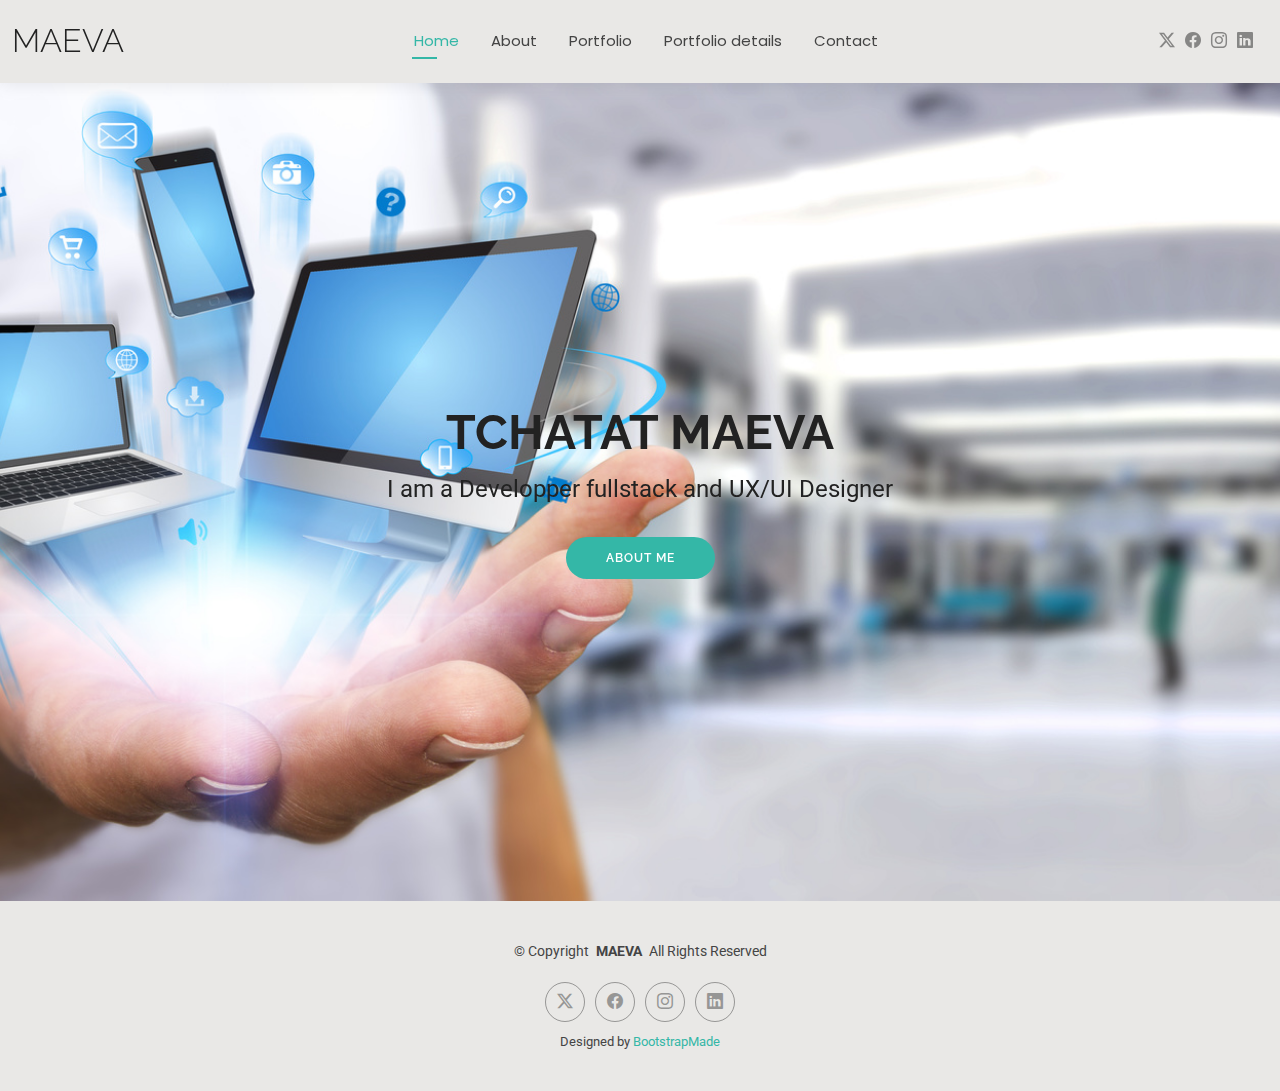
<file: index.html>
<!DOCTYPE html>
<html lang="en">

<head>
  <meta charset="utf-8">
  <meta content="width=device-width, initial-scale=1.0" name="viewport">
  <title>Index - MAEVA Bootstrap Template</title>
  <meta name="description" content="">
  <meta name="keywords" content="">

  <link href="assets/img/favicon.png" rel="icon">
  <link href="assets/img/apple-touch-icon.png" rel="apple-touch-icon">

  <link href="https://fonts.googleapis.com" rel="preconnect">
  <link href="https://fonts.gstatic.com" rel="preconnect" crossorigin>
  <link href="https://fonts.googleapis.com/css2?family=Roboto:ital,wght@0,100;0,300;0,400;0,500;0,700;0,900;1,100;1,300;1,400;1,500;1,700;1,900&family=Poppins:ital,wght@0,100;0,200;0,300;0,400;0,500;0,600;0,700;0,800;0,900;1,100;1,200;1,300;1,400;1,500;1,600;1,700;1,800;1,900&family=Raleway:ital,wght@0,100;0,200;0,300;0,400;0,500;0,600;0,700;0,800;0,900;1,100;1,200;1,300;1,400;1,500;1,600;1,700;1,800;1,900&display=swap" rel="stylesheet">

  <link href="assets/vendor/bootstrap/css/bootstrap.min.css" rel="stylesheet">
  <link href="assets/vendor/bootstrap-icons/bootstrap-icons.css" rel="stylesheet">
  <link href="assets/vendor/aos/aos.css" rel="stylesheet">
  <link href="assets/vendor/swiper/swiper-bundle.min.css" rel="stylesheet">
  <link href="assets/vendor/glightbox/css/glightbox.min.css" rel="stylesheet">

  <link href="assets/css/main.css" rel="stylesheet">

</head>

<body class="index-page">

  <header id="header" class="header d-flex align-items-center light-background sticky-top">
    <div class="container-fluid position-relative d-flex align-items-center justify-content-between">

      <a href="index.html" class="logo d-flex align-items-center me-auto me-xl-0">
        
        <h1 class="sitename"> MAEVA</h1>
      </a>

      <nav id="navmenu" class="navmenu">
        <ul>
          <li><a href="index.html" class="active">Home</a></li>
          <li><a href="about.html">About</a></li>
          <li><a href="portfolio.html">Portfolio</a></li>
          <li><a href="portfolio-details.html">Portfolio details</a></li>
          <li><a href="contact.html">Contact</a></li>
        </ul>
        <i class="mobile-nav-toggle d-xl-none bi bi-list"></i>
      </nav>

      <div class="header-social-links">
        <a href="#" class="twitter"><i class="bi bi-twitter-x"></i></a>
        <a href="#" class="facebook"><i class="bi bi-facebook"></i></a>
        <a href="#" class="instagram"><i class="bi bi-instagram"></i></a>
        <a href="#" class="linkedin"><i class="bi bi-linkedin"></i></a>
      </div>

    </div>
  </header>

  <main class="main">

    <section id="hero" class="hero section">

      <img src="assets/img/ordi.jfif" alt="" data-aos="fade-in">

      <div class="container text-center" data-aos="zoom-out" data-aos-delay="100">
        <div class="row justify-content-center">
          <div class="col-lg-8">
            <h2>TCHATAT MAEVA</h2>
            <p>I am a Developper fullstack and UX/UI Designer</p>
            <a href="about.html" class="btn-get-started">About Me</a>
          </div>
        </div>
      </div>

    </section>

  </main>

  <footer id="footer" class="footer light-background">

    <div class="container">
      <div class="copyright text-center ">
        <p>© <span>Copyright</span> <strong class="px-1 sitename">MAEVA</strong> <span>All Rights Reserved<br></span></p>
      </div>
      <div class="social-links d-flex justify-content-center">
        <a href=""><i class="bi bi-twitter-x"></i></a>
        <a href=""><i class="bi bi-facebook"></i></a>
        <a href=""><i class="bi bi-instagram"></i></a>
        <a href=""><i class="bi bi-linkedin"></i></a>
      </div>
      <div class="credits">
        Designed by <a href="https://bootstrapmade.com/">BootstrapMade</a>
      </div>
    </div>

  </footer>

  <a href="#" id="scroll-top" class="scroll-top d-flex align-items-center justify-content-center"><i class="bi bi-arrow-up-short"></i></a>

  <div id="preloader"></div>

  <script src="assets/vendor/bootstrap/js/bootstrap.bundle.min.js"></script>
  <script src="assets/vendor/php-email-form/validate.js"></script>
  <script src="assets/vendor/aos/aos.js"></script>
  <script src="assets/vendor/waypoints/noframework.waypoints.js"></script>
  <script src="assets/vendor/purecounter/purecounter_vanilla.js"></script>
  <script src="assets/vendor/swiper/swiper-bundle.min.js"></script>
  <script src="assets/vendor/glightbox/js/glightbox.min.js"></script>
  <script src="assets/vendor/imagesloaded/imagesloaded.pkgd.min.js"></script>
  <script src="assets/vendor/isotope-layout/isotope.pkgd.min.js"></script>

  <script src="assets/js/main.js"></script>

</body>

</html>
</file>
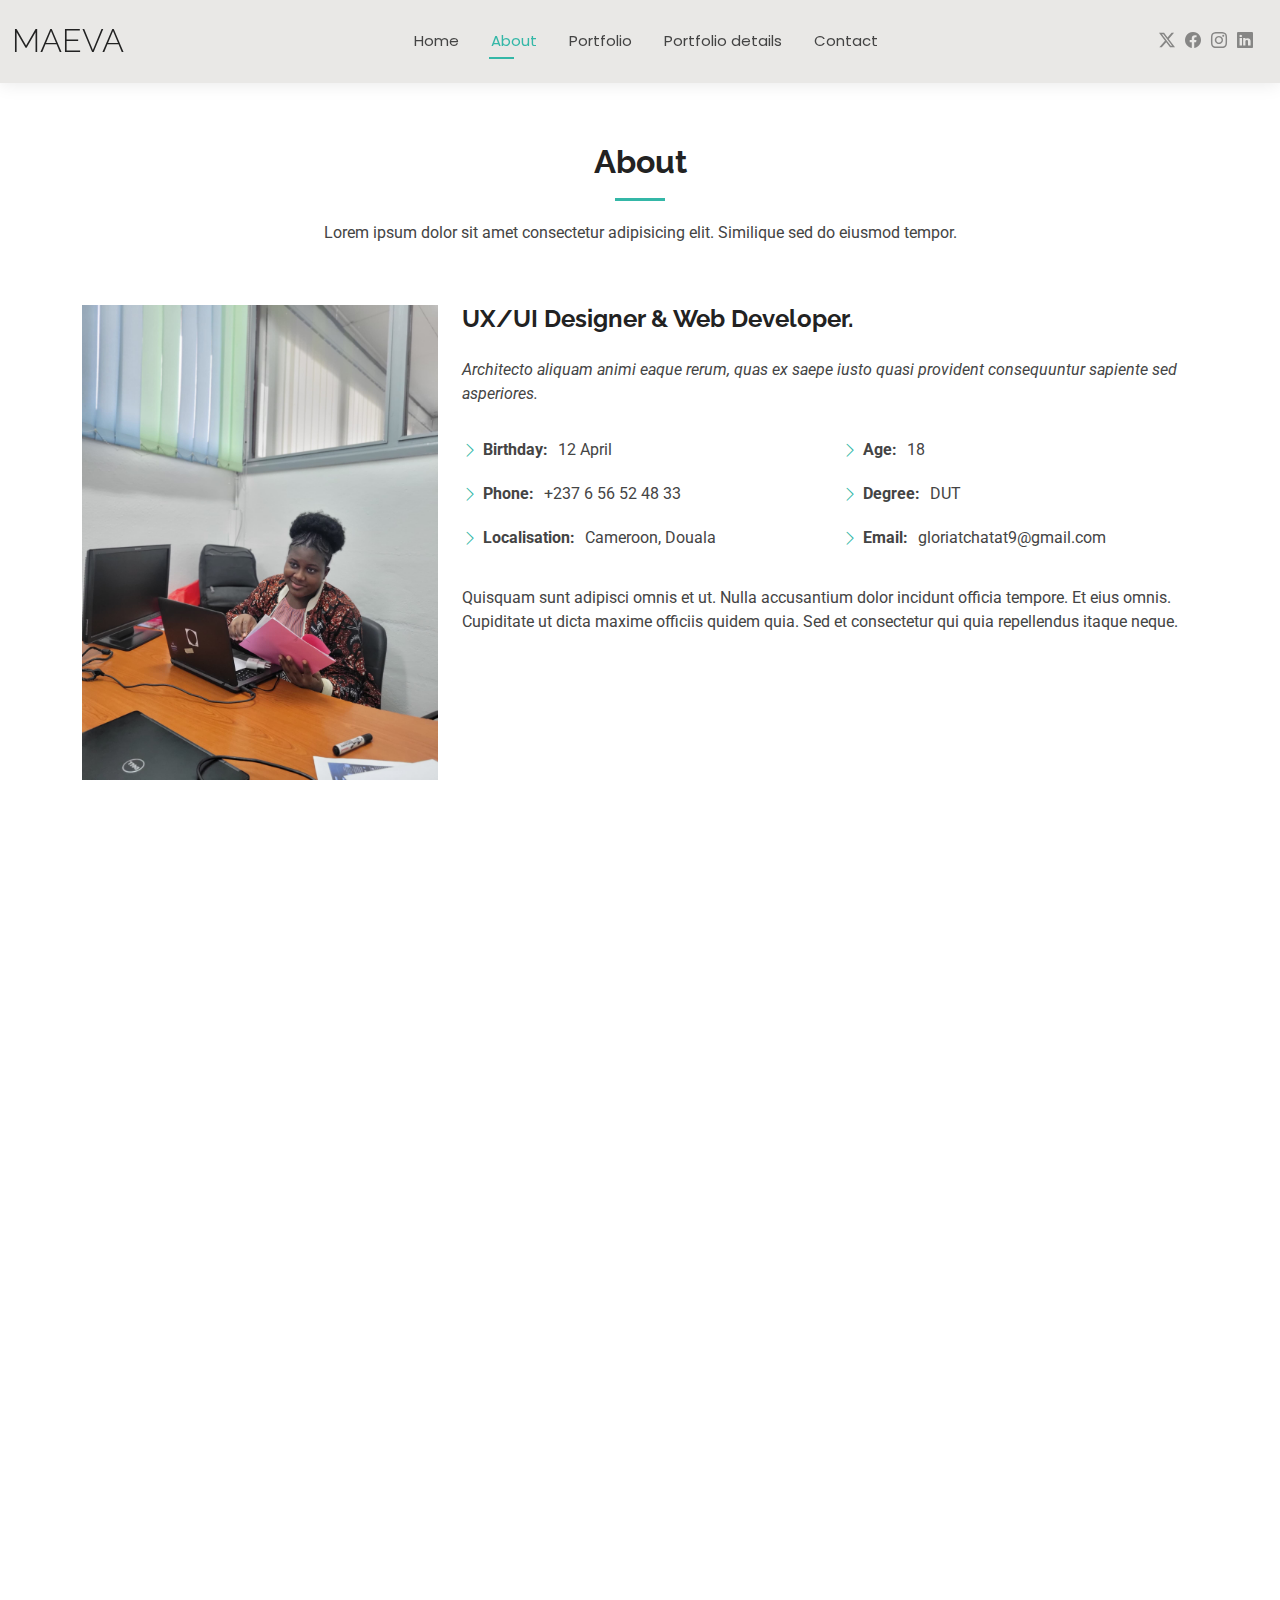
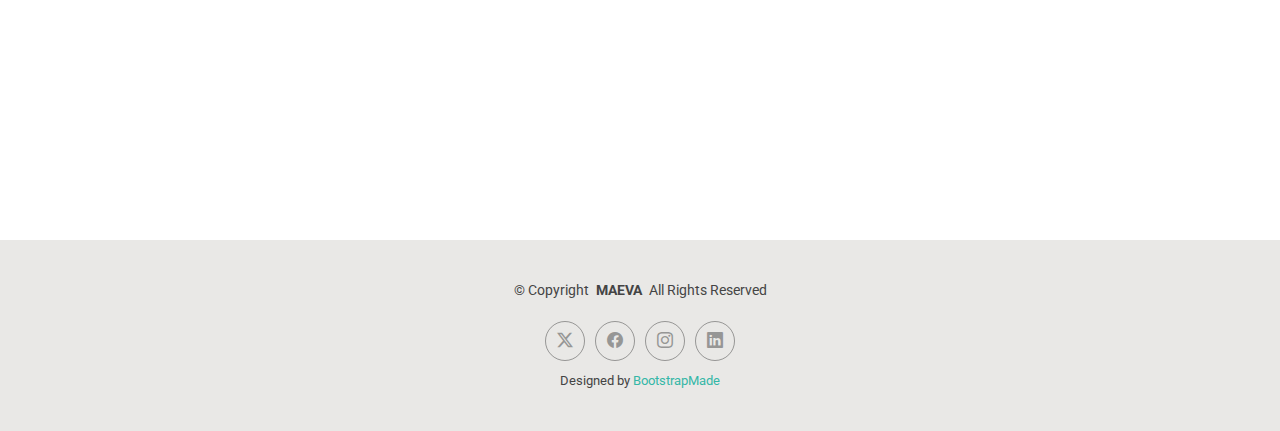
<file: about.html>
<!DOCTYPE html>
<html lang="en">

<head>
  <meta charset="utf-8">
  <meta content="width=device-width, initial-scale=1.0" name="viewport">
  <title>About - MAEVA Bootstrap Template</title>
  <meta name="description" content="">
  <meta name="keywords" content="">

  <!-- Favicons -->
  <link href="assets/img/favicon.png" rel="icon">
  <link href="assets/img/apple-touch-icon.png" rel="apple-touch-icon">

  <!-- Fonts -->
  <link href="https://fonts.googleapis.com" rel="preconnect">
  <link href="https://fonts.gstatic.com" rel="preconnect" crossorigin>
  <link href="https://fonts.googleapis.com/css2?family=Roboto:ital,wght@0,100;0,300;0,400;0,500;0,700;0,900;1,100;1,300;1,400;1,500;1,700;1,900&family=Poppins:ital,wght@0,100;0,200;0,300;0,400;0,500;0,600;0,700;0,800;0,900;1,100;1,200;1,300;1,400;1,500;1,600;1,700;1,800;1,900&family=Raleway:ital,wght@0,100;0,200;0,300;0,400;0,500;0,600;0,700;0,800;0,900;1,100;1,200;1,300;1,400;1,500;1,600;1,700;1,800;1,900&display=swap" rel="stylesheet">

  <!-- Vendor CSS Files -->
  <link href="assets/vendor/bootstrap/css/bootstrap.min.css" rel="stylesheet">
  <link href="assets/vendor/bootstrap-icons/bootstrap-icons.css" rel="stylesheet">
  <link href="assets/vendor/aos/aos.css" rel="stylesheet">
  <link href="assets/vendor/swiper/swiper-bundle.min.css" rel="stylesheet">
  <link href="assets/vendor/glightbox/css/glightbox.min.css" rel="stylesheet">

  <!-- Main CSS File -->
  <link href="assets/css/main.css" rel="stylesheet">

</head>

<body class="about-page">

  <header id="header" class="header d-flex align-items-center light-background sticky-top">
    <div class="container-fluid position-relative d-flex align-items-center justify-content-between">

      <a href="index.html" class="logo d-flex align-items-center me-auto me-xl-0">

        <h1 class="sitename">MAEVA</h1>
      </a>

      <nav id="navmenu" class="navmenu">
        <ul>
          <li><a href="index.html">Home</a></li>
          <li><a href="about.html" class="active">About</a></li>
          <li><a href="portfolio.html">Portfolio</a></li>
          <li><a href="portfolio-details.html">Portfolio details</a></li>
          <li><a href="contact.html">Contact</a></li>
        </ul>
        <i class="mobile-nav-toggle d-xl-none bi bi-list"></i>
      </nav>

      <div class="header-social-links">
        <a href="#" class="twitter"><i class="bi bi-twitter-x"></i></a>
        <a href="#" class="facebook"><i class="bi bi-facebook"></i></a>
        <a href="#" class="instagram"><i class="bi bi-instagram"></i></a>
        <a href="#" class="linkedin"><i class="bi bi-linkedin"></i></a>
      </div>

    </div>
  </header>

  <main class="main">

    <section id="about" class="about section">

      <div class="container section-title" data-aos="fade-up">
        <h2>About</h2>
        <p>Lorem ipsum dolor sit amet consectetur adipisicing elit. Similique sed do eiusmod tempor.</p>
      </div>

      <div class="container" data-aos="fade-up" data-aos-delay="100">

        <div class="row gy-4 justify-content-center">
          <div class="col-lg-4">
            <img src="assets/img/WhatsApp Image 2025-07-16 at 08.29.23_c514d747.jpg" class="img-fluid" alt="">
          </div>
          <div class="col-lg-8 content">
            <h2>UX/UI Designer &amp; Web Developer.</h2>
            <p class="fst-italic py-3">
              Architecto aliquam animi eaque rerum, quas ex saepe iusto quasi provident consequuntur sapiente sed asperiores.
            </p>
            <div class="row">
              <div class="col-lg-6">
                <ul>
                  <li><i class="bi bi-chevron-right"></i> <strong>Birthday:</strong> <span>12 April</span></li>
                  <li><i class="bi bi-chevron-right"></i> <strong>Phone:</strong> <span>+237 6 56 52 48 33</span></li>
                  <li><i class="bi bi-chevron-right"></i> <strong>Localisation:</strong> <span>Cameroon, Douala</span></li>
                </ul>
              </div>
              <div class="col-lg-6">
                <ul>
                  <li><i class="bi bi-chevron-right"></i> <strong>Age:</strong> <span>18</span></li>
                  <li><i class="bi bi-chevron-right"></i> <strong>Degree:</strong> <span>DUT</span></li>
                  <li><i class="bi bi-chevron-right"></i> <strong>Email:</strong> <span>gloriatchatat9@gmail.com</span></li>
                </ul>
              </div>
            </div>
            <p class="py-3">
              Quisquam sunt adipisci omnis et ut. Nulla accusantium dolor incidunt officia tempore. Et eius omnis.
              Cupiditate ut dicta maxime officiis quidem quia. Sed et consectetur qui quia repellendus itaque neque.
            </p>
          </div>
        </div>
      </div>
    </section>

    <section id="skills" class="skills section">

      <div class="container section-title" data-aos="fade-up">
        <h2>Skills</h2>
        <p>Adipisicing elit. Praesentium voluptatem totam soluta officia ipsa assumenda, architecto molestias mollitia. Reprehenderit, unde deleniti!</p>
      </div>

      <div class="container" data-aos="fade-up" data-aos-delay="100">

        <div class="row skills-content skills-animation">

          <div class="col-lg-6">

            <div class="progress">
              <span class="skill"><span>HTML</span> <i class="val">90%</i></span>
              <div class="progress-bar-wrap">
                <div class="progress-bar" role="progressbar" aria-valuenow="90" aria-valuemin="0" aria-valuemax="100"></div>
              </div>
            </div>

            <div class="progress">
              <span class="skill"><span>CSS</span> <i class="val">90%</i></span>
              <div class="progress-bar-wrap">
                <div class="progress-bar" role="progressbar" aria-valuenow="90" aria-valuemin="0" aria-valuemax="100"></div>
              </div>
            </div>

            <div class="progress">
              <span class="skill"><span>Laravel</span> <i class="val">90%</i></span>
              <div class="progress-bar-wrap">
                <div class="progress-bar" role="progressbar" aria-valuenow="90" aria-valuemin="0" aria-valuemax="100"></div>
              </div>
            </div>

            <div class="progress">
              <span class="skill"><span>Figma</span> <i class="val">85%</i></span>
              <div class="progress-bar-wrap">
                <div class="progress-bar" role="progressbar" aria-valuenow="85" aria-valuemin="0" aria-valuemax="100"></div>
              </div>
            </div>

          </div>

          <div class="col-lg-6">

            <div class="progress">
              <span class="skill"><span>Powerpoint</span> <i class="val">70%</i></span>
              <div class="progress-bar-wrap">
                <div class="progress-bar" role="progressbar" aria-valuenow="70" aria-valuemin="0" aria-valuemax="100"></div>
              </div>
            </div>

            <div class="progress">
              <span class="skill"><span>JavaScript</span> <i class="val">60%</i></span>
              <div class="progress-bar-wrap">
                <div class="progress-bar" role="progressbar" aria-valuenow="60" aria-valuemin="0" aria-valuemax="100"></div>
              </div>
            </div>

            <div class="progress">
              <span class="skill"><span>react</span> <i class="val">55%</i></span>
              <div class="progress-bar-wrap">
                <div class="progress-bar" role="progressbar" aria-valuenow="55" aria-valuemin="0" aria-valuemax="100"></div>
              </div>
            </div>

            <div class="progress">
              <span class="skill"><span>Powerbi</span> <i class="val">50%</i></span>
              <div class="progress-bar-wrap">
                <div class="progress-bar" role="progressbar" aria-valuenow="50" aria-valuemin="0" aria-valuemax="100"></div>
              </div>
            </div>

            
          </div>

        </div>

      </div>

    </section>

    <section id="stats" class="stats section">

      <div class="container section-title" data-aos="fade-up">
        <h2>Facts</h2>
        <p>Necessitatibus eius consequatur ex aliquid fuga eum quidem sint consectetur velit</p>
      </div>

      <div class="container" data-aos="fade-up" data-aos-delay="100">

        <div class="row gy-4">

          <div class="col-lg-3 col-md-6">
            <div class="stats-item text-center w-100 h-100">
              <span data-purecounter-start="0" data-purecounter-end="243" data-purecounter-duration="1" class="purecounter"></span>
              <p>Clients</p>
            </div>
          </div>

          <div class="col-lg-3 col-md-6">
            <div class="stats-item text-center w-100 h-100">
              <span data-purecounter-start="0" data-purecounter-end="123" data-purecounter-duration="1" class="purecounter"></span>
              <p>Projects</p>
            </div>
          </div>

          <div class="col-lg-3 col-md-6">
            <div class="stats-item text-center w-100 h-100">
              <span data-purecounter-start="0" data-purecounter-end="467" data-purecounter-duration="1" class="purecounter"></span>
              <p>Hours Of Support</p>
            </div>
          </div>

        </div>

      </div>

    </section>

  <footer id="footer" class="footer light-background">

    <div class="container">
      <div class="copyright text-center ">
        <p>© <span>Copyright</span> <strong class="px-1 sitename">MAEVA</strong> <span>All Rights Reserved<br></span></p>
      </div>
      <div class="social-links d-flex justify-content-center">
        <a href=""><i class="bi bi-twitter-x"></i></a>
        <a href=""><i class="bi bi-facebook"></i></a>
        <a href=""><i class="bi bi-instagram"></i></a>
        <a href=""><i class="bi bi-linkedin"></i></a>
      </div>
      <div class="credits">

        Designed by <a href="https://bootstrapmade.com/">BootstrapMade</a>
      </div>
    </div>

  </footer>

  <a href="#" id="scroll-top" class="scroll-top d-flex align-items-center justify-content-center"><i class="bi bi-arrow-up-short"></i></a>

  <div id="preloader"></div>

  <!-- Vendor JS Files -->
  <script src="assets/vendor/bootstrap/js/bootstrap.bundle.min.js"></script>
  <script src="assets/vendor/php-email-form/validate.js"></script>
  <script src="assets/vendor/aos/aos.js"></script>
  <script src="assets/vendor/waypoints/noframework.waypoints.js"></script>
  <script src="assets/vendor/purecounter/purecounter_vanilla.js"></script>
  <script src="assets/vendor/swiper/swiper-bundle.min.js"></script>
  <script src="assets/vendor/glightbox/js/glightbox.min.js"></script>
  <script src="assets/vendor/imagesloaded/imagesloaded.pkgd.min.js"></script>
  <script src="assets/vendor/isotope-layout/isotope.pkgd.min.js"></script>

  <!-- Main JS File -->
  <script src="assets/js/main.js"></script>

</body>

</html>
</file>
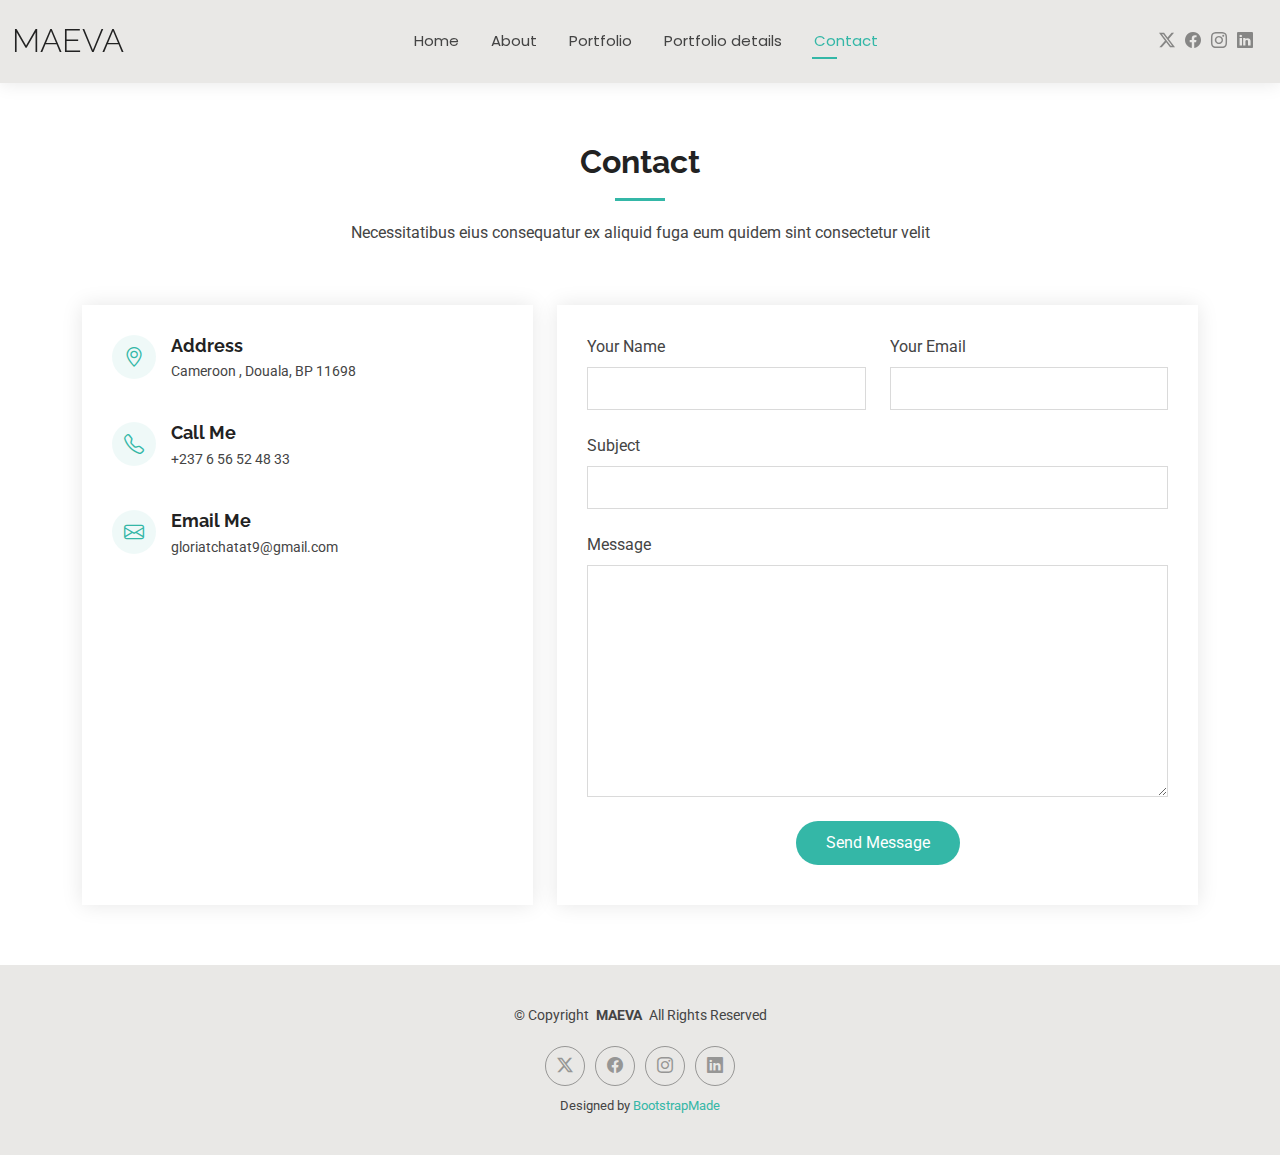
<file: contact.html>
<!DOCTYPE html>
<html lang="en">

<head>
  <meta charset="utf-8">
  <meta content="width=device-width, initial-scale=1.0" name="viewport">
  <title>Contact - MAEVA Bootstrap Template</title>
  <meta name="description" content="">
  <meta name="keywords" content="">

  <!-- Favicons -->
  <link href="assets/img/favicon.png" rel="icon">
  <link href="assets/img/apple-touch-icon.png" rel="apple-touch-icon">

  <!-- Fonts -->
  <link href="https://fonts.googleapis.com" rel="preconnect">
  <link href="https://fonts.gstatic.com" rel="preconnect" crossorigin>
  <link href="https://fonts.googleapis.com/css2?family=Roboto:ital,wght@0,100;0,300;0,400;0,500;0,700;0,900;1,100;1,300;1,400;1,500;1,700;1,900&family=Poppins:ital,wght@0,100;0,200;0,300;0,400;0,500;0,600;0,700;0,800;0,900;1,100;1,200;1,300;1,400;1,500;1,600;1,700;1,800;1,900&family=Raleway:ital,wght@0,100;0,200;0,300;0,400;0,500;0,600;0,700;0,800;0,900;1,100;1,200;1,300;1,400;1,500;1,600;1,700;1,800;1,900&display=swap" rel="stylesheet">

  <!-- Vendor CSS Files -->
  <link href="assets/vendor/bootstrap/css/bootstrap.min.css" rel="stylesheet">
  <link href="assets/vendor/bootstrap-icons/bootstrap-icons.css" rel="stylesheet">
  <link href="assets/vendor/aos/aos.css" rel="stylesheet">
  <link href="assets/vendor/swiper/swiper-bundle.min.css" rel="stylesheet">
  <link href="assets/vendor/glightbox/css/glightbox.min.css" rel="stylesheet">

  <!-- Main CSS File -->
  <link href="assets/css/main.css" rel="stylesheet">

  <!-- =======================================================
  * Template Name: Kelly
  * Template URL: https://bootstrapmade.com/kelly-free-bootstrap-cv-resume-html-template/
  * Updated: Aug 07 2024 with Bootstrap v5.3.3
  * Author: BootstrapMade.com
  * License: https://bootstrapmade.com/license/
  ======================================================== -->
</head>

<body class="contact-page">

  <header id="header" class="header d-flex align-items-center light-background sticky-top">
    <div class="container-fluid position-relative d-flex align-items-center justify-content-between">

      <a href="index.html" class="logo d-flex align-items-center me-auto me-xl-0">
        <!-- Uncomment the line below if you also wish to use an image logo -->
        <!-- <img src="assets/img/logo.png" alt=""> -->
        <h1 class="sitename">MAEVA</h1>
      </a>

      <nav id="navmenu" class="navmenu">
        <ul>
          <li><a href="index.html">Home</a></li>
          <li><a href="about.html">About</a></li>
          <li><a href="portfolio.html">Portfolio</a></li>
          <li><a href="portfolio-details.html">Portfolio details</a></li>
          <li><a href="contact.html" class="active">Contact</a></li>
        </ul>
        <i class="mobile-nav-toggle d-xl-none bi bi-list"></i>
      </nav>

      <div class="header-social-links">
        <a href="#" class="twitter"><i class="bi bi-twitter-x"></i></a>
        <a href="#" class="facebook"><i class="bi bi-facebook"></i></a>
        <a href="#" class="instagram"><i class="bi bi-instagram"></i></a>
        <a href="#" class="linkedin"><i class="bi bi-linkedin"></i></a>
      </div>

    </div>
  </header>

  <main class="main">

    <!-- Contact Section -->
    <section id="contact" class="contact section">

      <!-- Section Title -->
      <div class="container section-title" data-aos="fade-up">
        <h2>Contact</h2>
        <p>Necessitatibus eius consequatur ex aliquid fuga eum quidem sint consectetur velit</p>
      </div><!-- End Section Title -->

      <div class="container" data-aos="fade-up" data-aos-delay="100">

        <div class="row gy-4">

          <div class="col-lg-5">

            <div class="info-wrap">
              <div class="info-item d-flex" data-aos="fade-up" data-aos-delay="200">
                <i class="bi bi-geo-alt flex-shrink-0"></i>
                <div>
                  <h3>Address</h3>
                  <p>Cameroon , Douala, BP 11698</p>
                </div>
              </div><!-- End Info Item -->

              <div class="info-item d-flex" data-aos="fade-up" data-aos-delay="300">
                <i class="bi bi-telephone flex-shrink-0"></i>
                <div>
                  <h3>Call Me</h3>
                  <p>+237 6 56 52 48 33</p>
                </div>
              </div><!-- End Info Item -->

              <div class="info-item d-flex" data-aos="fade-up" data-aos-delay="400">
                <i class="bi bi-envelope flex-shrink-0"></i>
                <div>
                  <h3>Email Me</h3>
                  <p>gloriatchatat9@gmail.com</p>
                </div>
              </div><!-- End Info Item -->

              <iframe src="https://www.google.com/maps/embed?pb=!1m18!1m12!1m3!1d31874.936073179384!2d9.67727145!3d4.051056849999999!2m3!1f0!2f0!3f0!3m2!1i1024!2i768!4f13.1!3m3!1m2!1s0x10610db5c593c8a9%3A0x71f9d1d1b9d8f8cf!2sDouala!5e0!3m2!1sfr!2scm!4v1701791712345!5m2!1sfr!2scm" frameborder="0" style="border:0; width: 100%; height: 270px;" allowfullscreen="" loading="lazy" referrerpolicy="no-referrer-when-downgrade"></iframe>
            </div>
          
          </div>

          <div class="col-lg-7">
            <form action="forms/contact.php" method="post" class="php-email-form" data-aos="fade-up" data-aos-delay="200">
              <div class="row gy-4">

                <div class="col-md-6">
                  <label for="name-field" class="pb-2">Your Name</label>
                  <input type="text" name="name" id="name-field" class="form-control" required="">
                </div>

                <div class="col-md-6">
                  <label for="email-field" class="pb-2">Your Email</label>
                  <input type="email" class="form-control" name="email" id="email-field" required="">
                </div>

                <div class="col-md-12">
                  <label for="subject-field" class="pb-2">Subject</label>
                  <input type="text" class="form-control" name="subject" id="subject-field" required="">
                </div>

                <div class="col-md-12">
                  <label for="message-field" class="pb-2">Message</label>
                  <textarea class="form-control" name="message" rows="10" id="message-field" required=""></textarea>
                </div>

                <div class="col-md-12 text-center">
                  <div class="loading">Loading</div>
                  <div class="error-message"></div>
                  <div class="sent-message">Your message has been sent. Thank you!</div>

                  <button type="submit">Send Message</button>
                </div>

              </div>
            </form>
          </div><!-- End Contact Form -->

        </div>

      </div>

    </section><!-- /Contact Section -->

  </main>

  <footer id="footer" class="footer light-background">

    <div class="container">
      <div class="copyright text-center ">
        <p>© <span>Copyright</span> <strong class="px-1 sitename">MAEVA</strong> <span>All Rights Reserved<br></span></p>
      </div>
      <div class="social-links d-flex justify-content-center">
        <a href=""><i class="bi bi-twitter-x"></i></a>
        <a href=""><i class="bi bi-facebook"></i></a>
        <a href=""><i class="bi bi-instagram"></i></a>
        <a href=""><i class="bi bi-linkedin"></i></a>
      </div>
      <div class="credits">
        <!-- All the links in the footer should remain intact. -->
        <!-- You can delete the links only if you've purchased the pro version. -->
        <!-- Licensing information: https://bootstrapmade.com/license/ -->
        <!-- Purchase the pro version with working PHP/AJAX contact form: [buy-url] -->
        Designed by <a href="https://bootstrapmade.com/">BootstrapMade</a>
      </div>
    </div>

  </footer>

  <!-- Scroll Top -->
  <a href="#" id="scroll-top" class="scroll-top d-flex align-items-center justify-content-center"><i class="bi bi-arrow-up-short"></i></a>

  <!-- Preloader -->
  <div id="preloader"></div>

  <!-- Vendor JS Files -->
  <script src="assets/vendor/bootstrap/js/bootstrap.bundle.min.js"></script>
  <script src="assets/vendor/php-email-form/validate.js"></script>
  <script src="assets/vendor/aos/aos.js"></script>
  <script src="assets/vendor/waypoints/noframework.waypoints.js"></script>
  <script src="assets/vendor/purecounter/purecounter_vanilla.js"></script>
  <script src="assets/vendor/swiper/swiper-bundle.min.js"></script>
  <script src="assets/vendor/glightbox/js/glightbox.min.js"></script>
  <script src="assets/vendor/imagesloaded/imagesloaded.pkgd.min.js"></script>
  <script src="assets/vendor/isotope-layout/isotope.pkgd.min.js"></script>

  <!-- Main JS File -->
  <script src="assets/js/main.js"></script>

</body>

</html>
</file>
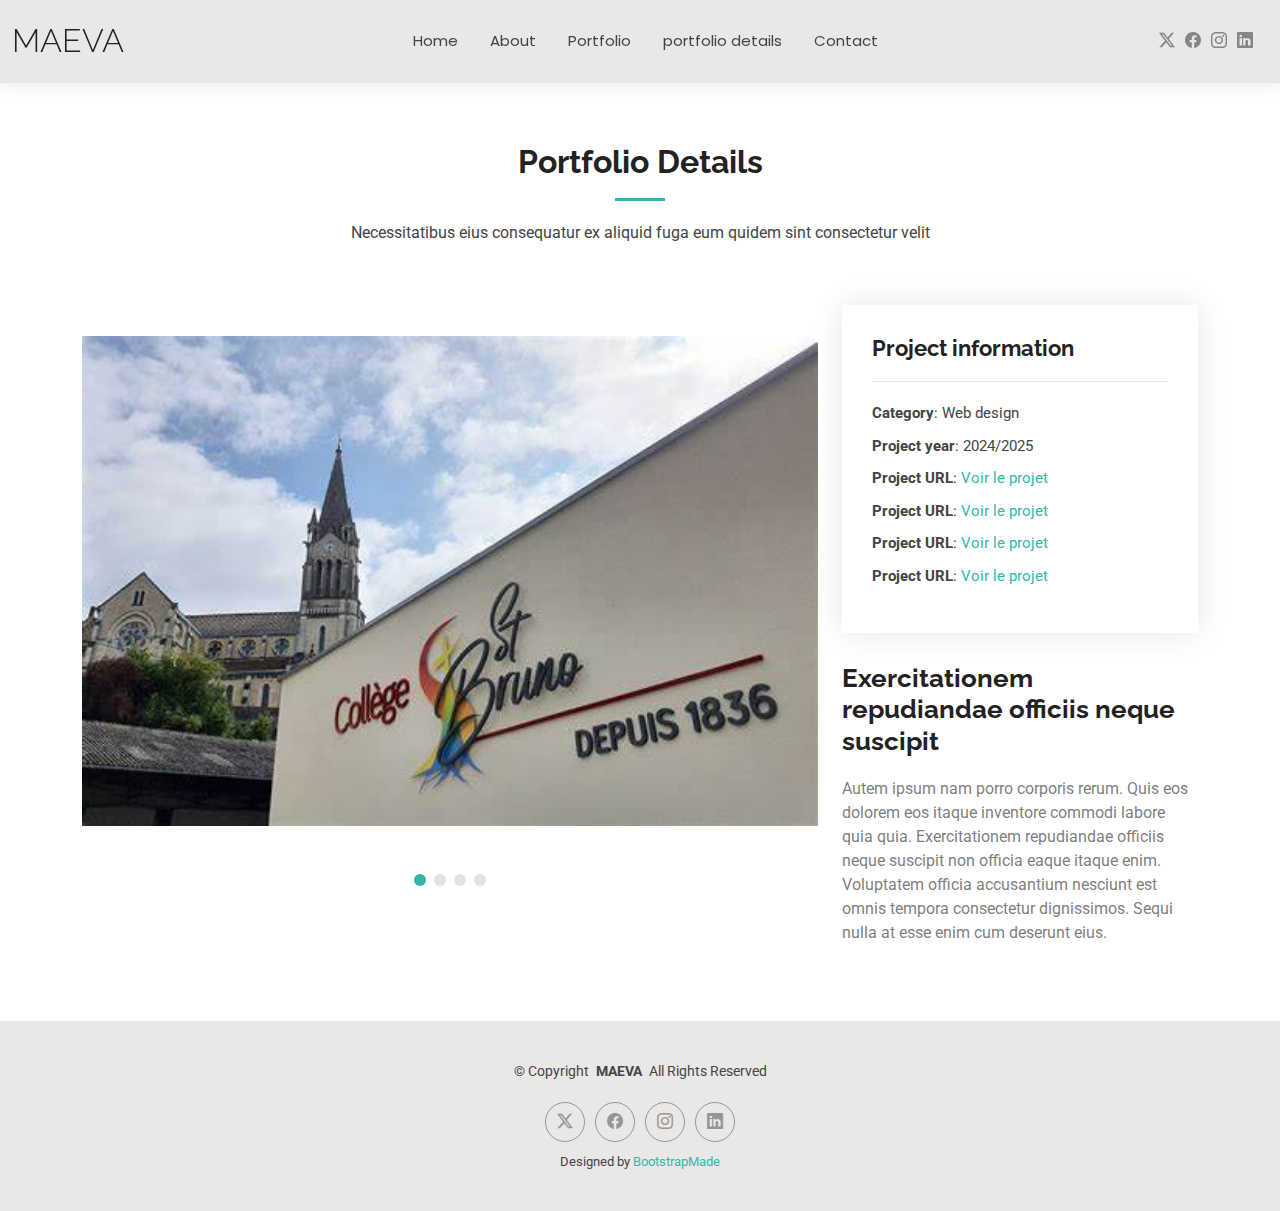
<file: portfolio-details.html>
<!DOCTYPE html>
<html lang="en">

<head>
  <meta charset="utf-8">
  <meta content="width=device-width, initial-scale=1.0" name="viewport">
  <title>Portfolio Details - MAEVA Bootstrap Template</title>
  <meta name="description" content="">
  <meta name="keywords" content="">

  <!-- Favicons -->
  <link href="assets/img/favicon.png" rel="icon">
  <link href="assets/img/apple-touch-icon.png" rel="apple-touch-icon">

  <!-- Fonts -->
  <link href="https://fonts.googleapis.com" rel="preconnect">
  <link href="https://fonts.gstatic.com" rel="preconnect" crossorigin>
  <link href="https://fonts.googleapis.com/css2?family=Roboto:ital,wght@0,100;0,300;0,400;0,500;0,700;0,900;1,100;1,300;1,400;1,500;1,700;1,900&family=Poppins:ital,wght@0,100;0,200;0,300;0,400;0,500;0,600;0,700;0,800;0,900;1,100;1,200;1,300;1,400;1,500;1,600;1,700;1,800;1,900&family=Raleway:ital,wght@0,100;0,200;0,300;0,400;0,500;0,600;0,700;0,800;0,900;1,100;1,200;1,300;1,400;1,500;1,600;1,700;1,800;1,900&display=swap" rel="stylesheet">

  <!-- Vendor CSS Files -->
  <link href="assets/vendor/bootstrap/css/bootstrap.min.css" rel="stylesheet">
  <link href="assets/vendor/bootstrap-icons/bootstrap-icons.css" rel="stylesheet">
  <link href="assets/vendor/aos/aos.css" rel="stylesheet">
  <link href="assets/vendor/swiper/swiper-bundle.min.css" rel="stylesheet">
  <link href="assets/vendor/glightbox/css/glightbox.min.css" rel="stylesheet">

  <!-- Main CSS File -->
  <link href="assets/css/main.css" rel="stylesheet">

  <!-- =======================================================
  * Template Name: Kelly
  * Template URL: https://bootstrapmade.com/kelly-free-bootstrap-cv-resume-html-template/
  * Updated: Aug 07 2024 with Bootstrap v5.3.3
  * Author: BootstrapMade.com
  * License: https://bootstrapmade.com/license/
  ======================================================== -->
</head>

<body class="portfolio-details-page">

  <header id="header" class="header d-flex align-items-center light-background sticky-top">
    <div class="container-fluid position-relative d-flex align-items-center justify-content-between">

      <a href="index.html" class="logo d-flex align-items-center me-auto me-xl-0">
        <!-- Uncomment the line below if you also wish to use an image logo -->
        <!-- <img src="assets/img/logo.png" alt=""> -->
        <h1 class="sitename">MAEVA</h1>
      </a>

      <nav id="navmenu" class="navmenu">
        <ul>
          <li><a href="index.html">Home</a></li>
          <li><a href="about.html">About</a></li>
          <li><a href="portfolio.html">Portfolio</a></li>
          <li><a href="portfolio-details.html">portfolio details</a></li>
          <li><a href="contact.html">Contact</a></li>
        </ul>
        <i class="mobile-nav-toggle d-xl-none bi bi-list"></i>
      </nav>

      <div class="header-social-links">
        <a href="#" class="twitter"><i class="bi bi-twitter-x"></i></a>
        <a href="#" class="facebook"><i class="bi bi-facebook"></i></a>
        <a href="#" class="instagram"><i class="bi bi-instagram"></i></a>
        <a href="#" class="linkedin"><i class="bi bi-linkedin"></i></a>
      </div>

    </div>
  </header>

  <main class="main">

    <!-- Portfolio Details Section -->
    <section id="portfolio-details" class="portfolio-details section">

      <!-- Section Title -->
      <div class="container section-title" data-aos="fade-up">
        <h2>Portfolio Details</h2>
        <p>Necessitatibus eius consequatur ex aliquid fuga eum quidem sint consectetur velit</p>
      </div><!-- End Section Title -->

      <div class="container" data-aos="fade-up" data-aos-delay="100">

        <div class="row gy-4">

          <div class="col-lg-8">
            <div class="portfolio-details-slider swiper init-swiper">

              <script type="application/json" class="swiper-config">
                {
                  "loop": true,
                  "speed": 600,
                  "autoplay": {
                    "delay": 5000
                  },
                  "slidesPerView": "auto",
                  "pagination": {
                    "el": ".swiper-pagination",
                    "type": "bullets",
                    "clickable": true
                  }
                }
              </script>

              <div class="swiper-wrapper align-items-center">

                <div class="swiper-slide">
                  <img src="assets/img/Offre1.jfif" alt="">
                </div>

                <div class="swiper-slide">
                  <img src="assets/img/cat1.jpg" alt="">
                </div>

                <div class="swiper-slide">
                  <img src="assets/img/R.png" alt="">
                </div>

                <div class="swiper-slide">
                  <img src="assets/img/portfolio/Relax.PNG" alt="">
                </div>

              </div>
              <div class="swiper-pagination"></div>
            </div>
          </div>

          <div class="col-lg-4">
            <div class="portfolio-info" data-aos="fade-up" data-aos-delay="200">
              <h3>Project information</h3>
              <ul>
                <li><strong>Category</strong>: Web design</li>
                <li><strong>Project year</strong>: 2024/2025</li>
                <li><strong>Project URL</strong>: <a href="https://github.com/MaevaGloria/Stage-Laravel.git">Voir le projet</a></li>
                <li><strong>Project URL</strong>: <a href="https://github.com/MaevaGloria/Vex-Transport.git">Voir le projet</a></li>
                <li><strong>Project URL</strong>: <a href="C:\www\formulaire\formulaire.html">Voir le projet</a></li>
                <li><strong>Project URL</strong>: <a href="C:\xampp\htdocs\mini-erp">Voir le projet</a></li>
              </ul>
            </div>

            <div class="portfolio-description" data-aos="fade-up" data-aos-delay="300">
              <h2>Exercitationem repudiandae officiis neque suscipit</h2>
              <p>
                Autem ipsum nam porro corporis rerum. Quis eos dolorem eos itaque inventore commodi labore quia quia. Exercitationem repudiandae officiis neque suscipit non officia eaque itaque enim. Voluptatem officia accusantium nesciunt est omnis tempora consectetur dignissimos. Sequi nulla at esse enim cum deserunt eius.
              </p>
            </div>
          </div>

        </div>

      </div>

    </section><!-- /Portfolio Details Section -->

  </main>

  <footer id="footer" class="footer light-background">

    <div class="container">
      <div class="copyright text-center ">
        <p>© <span>Copyright</span> <strong class="px-1 sitename">MAEVA</strong> <span>All Rights Reserved<br></span></p>
      </div>
      <div class="social-links d-flex justify-content-center">
        <a href=""><i class="bi bi-twitter-x"></i></a>
        <a href=""><i class="bi bi-facebook"></i></a>
        <a href=""><i class="bi bi-instagram"></i></a>
        <a href=""><i class="bi bi-linkedin"></i></a>
      </div>
      <div class="credits">
        <!-- All the links in the footer should remain intact. -->
        <!-- You can delete the links only if you've purchased the pro version. -->
        <!-- Licensing information: https://bootstrapmade.com/license/ -->
        <!-- Purchase the pro version with working PHP/AJAX contact form: [buy-url] -->
        Designed by <a href="https://bootstrapmade.com/">BootstrapMade</a>
      </div>
    </div>

  </footer>

  <!-- Scroll Top -->
  <a href="#" id="scroll-top" class="scroll-top d-flex align-items-center justify-content-center"><i class="bi bi-arrow-up-short"></i></a>

  <!-- Preloader -->
  <div id="preloader"></div>

  <!-- Vendor JS Files -->
  <script src="assets/vendor/bootstrap/js/bootstrap.bundle.min.js"></script>
  <script src="assets/vendor/php-email-form/validate.js"></script>
  <script src="assets/vendor/aos/aos.js"></script>
  <script src="assets/vendor/waypoints/noframework.waypoints.js"></script>
  <script src="assets/vendor/purecounter/purecounter_vanilla.js"></script>
  <script src="assets/vendor/swiper/swiper-bundle.min.js"></script>
  <script src="assets/vendor/glightbox/js/glightbox.min.js"></script>
  <script src="assets/vendor/imagesloaded/imagesloaded.pkgd.min.js"></script>
  <script src="assets/vendor/isotope-layout/isotope.pkgd.min.js"></script>

  <!-- Main JS File -->
  <script src="assets/js/main.js"></script>

</body>

</html>
</file>
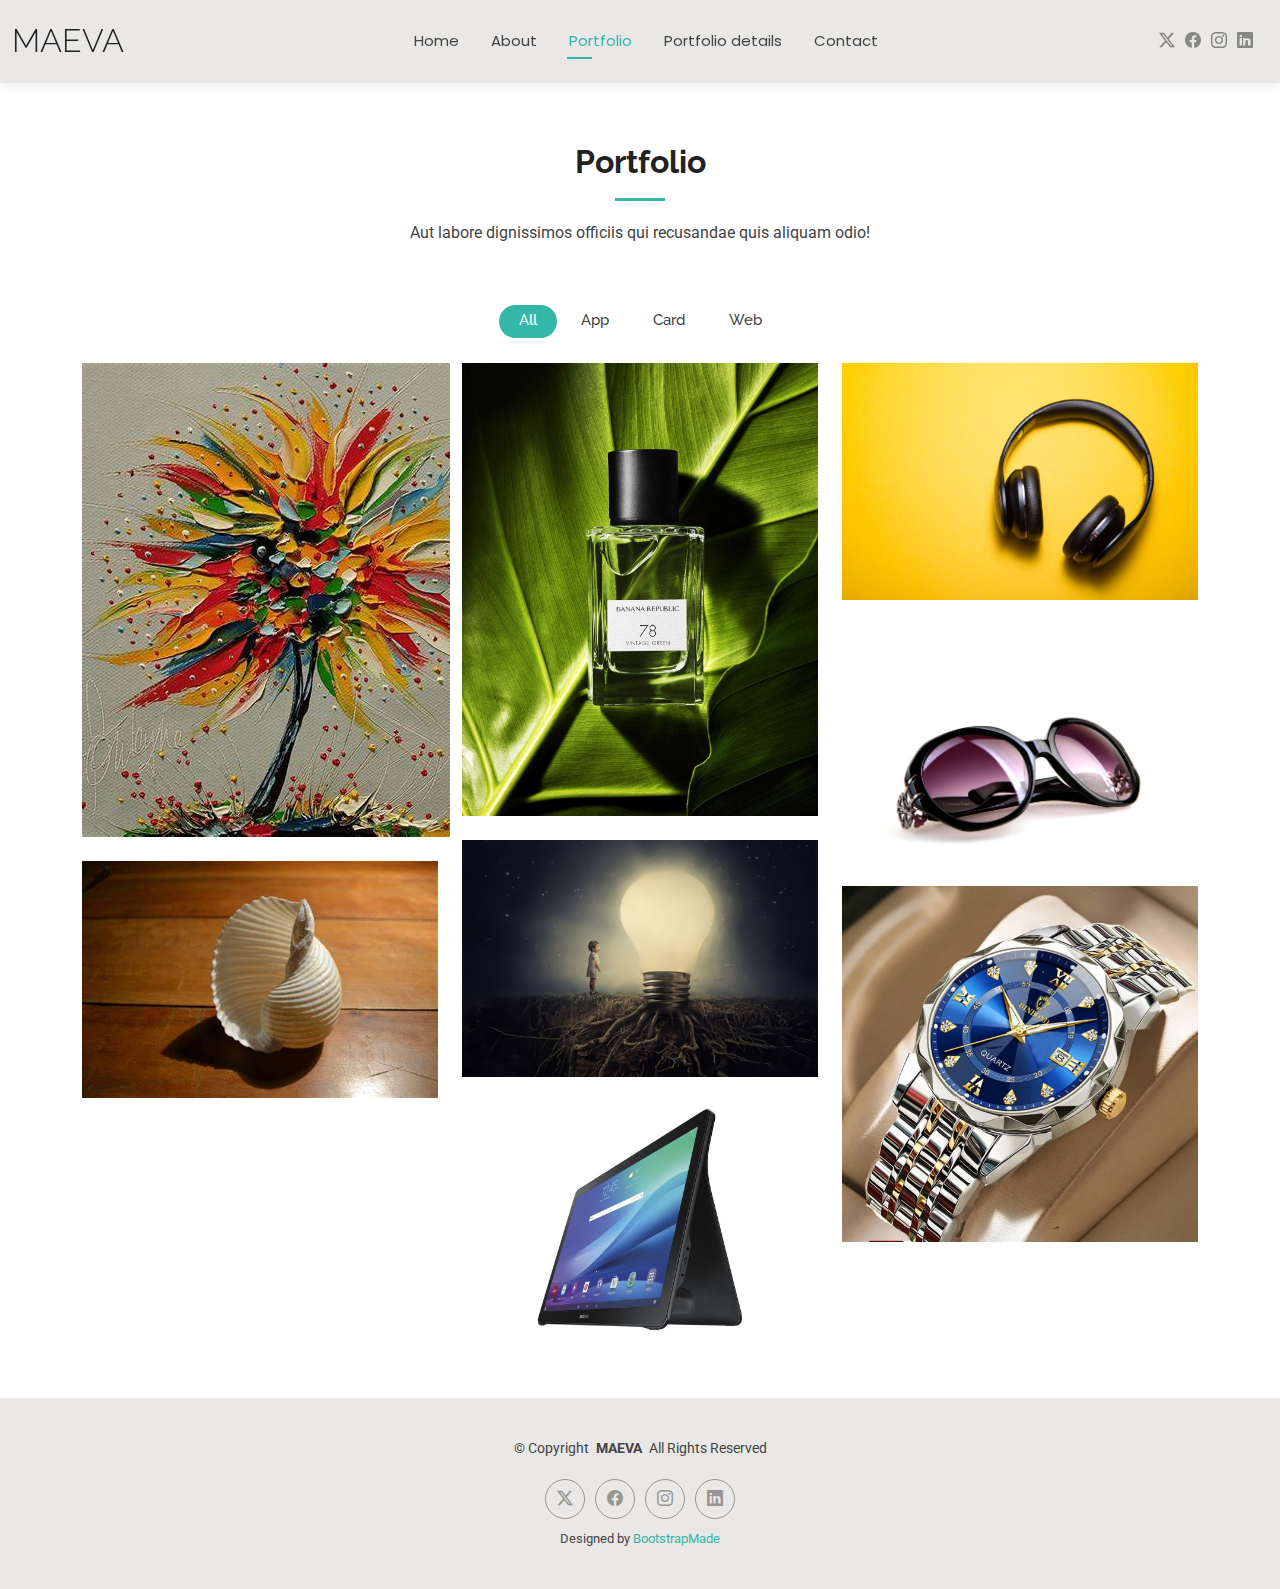
<file: portfolio.html>
<!DOCTYPE html>
<html lang="en">

<head>
  <meta charset="utf-8">
  <meta content="width=device-width, initial-scale=1.0" name="viewport">
  <title>Portfolio - MAEVA Bootstrap Template</title>
  <meta name="description" content="">
  <meta name="keywords" content="">

  <!-- Favicons -->
  <link href="assets/img/favicon.png" rel="icon">
  <link href="assets/img/apple-touch-icon.png" rel="apple-touch-icon">

  <!-- Fonts -->
  <link href="https://fonts.googleapis.com" rel="preconnect">
  <link href="https://fonts.gstatic.com" rel="preconnect" crossorigin>
  <link href="https://fonts.googleapis.com/css2?family=Roboto:ital,wght@0,100;0,300;0,400;0,500;0,700;0,900;1,100;1,300;1,400;1,500;1,700;1,900&family=Poppins:ital,wght@0,100;0,200;0,300;0,400;0,500;0,600;0,700;0,800;0,900;1,100;1,200;1,300;1,400;1,500;1,600;1,700;1,800;1,900&family=Raleway:ital,wght@0,100;0,200;0,300;0,400;0,500;0,600;0,700;0,800;0,900;1,100;1,200;1,300;1,400;1,500;1,600;1,700;1,800;1,900&display=swap" rel="stylesheet">

  <!-- Vendor CSS Files -->
  <link href="assets/vendor/bootstrap/css/bootstrap.min.css" rel="stylesheet">
  <link href="assets/vendor/bootstrap-icons/bootstrap-icons.css" rel="stylesheet">
  <link href="assets/vendor/aos/aos.css" rel="stylesheet">
  <link href="assets/vendor/swiper/swiper-bundle.min.css" rel="stylesheet">
  <link href="assets/vendor/glightbox/css/glightbox.min.css" rel="stylesheet">

  <!-- Main CSS File -->
  <link href="assets/css/main.css" rel="stylesheet">

</head>

<body class="portfolio-page">

  <header id="header" class="header d-flex align-items-center light-background sticky-top">
    <div class="container-fluid position-relative d-flex align-items-center justify-content-between">

      <a href="index.html" class="logo d-flex align-items-center me-auto me-xl-0">

        <h1 class="sitename"> MAEVA</h1>
      </a>

      <nav id="navmenu" class="navmenu">
        <ul>
          <li><a href="index.html">Home</a></li>
          <li><a href="about.html">About</a></li>
          <li><a href="portfolio.html" class="active">Portfolio</a></li>
          <li><a href="portfolio-details.html">Portfolio details</a></li>
          <li><a href="contact.html">Contact</a></li>
        </ul>
        <i class="mobile-nav-toggle d-xl-none bi bi-list"></i>
      </nav>

      <div class="header-social-links">
        <a href="#" class="twitter"><i class="bi bi-twitter-x"></i></a>
        <a href="#" class="facebook"><i class="bi bi-facebook"></i></a>
        <a href="#" class="instagram"><i class="bi bi-instagram"></i></a>
        <a href="#" class="linkedin"><i class="bi bi-linkedin"></i></a>
      </div>

    </div>
  </header>

  <main class="main">

    <section id="portfolio" class="portfolio section">

      <div class="container section-title" data-aos="fade-up">
        <h2>Portfolio</h2>
        <p>Aut labore dignissimos officiis qui recusandae quis aliquam odio!</p>
      </div>

      <div class="container">

        <div class="isotope-layout" data-default-filter="*" data-layout="masonry" data-sort="original-order">

          <ul class="portfolio-filters isotope-filters" data-aos="fade-up" data-aos-delay="100">
            <li data-filter="*" class="filter-active">All</li>
            <li data-filter=".filter-app">App</li>
            <li data-filter=".filter-product">Card</li>
            <li data-filter=".filter-branding">Web</li>
          </ul>

          <div class="row gy-4 isotope-container" data-aos="fade-up" data-aos-delay="200">

            <div class="col-lg-4 col-md-6 portfolio-item isotope-item filter-app">
              <img src="assets/img/masonry-portfolio/OIP.jfif" alt="img-fluid" alt="">
              <div class="portfolio-info">
                <h4>Branding 1</h4>
                <p>Lorem ipsum, dolor sit</p>
                <a href="assets/img/masonry-portfolio/OIP.jfif" title="Branding 1" data-gallery="portfolio-gallery-branding" class="glightbox preview-link"><i class="bi bi-zoom-in"></i></a>
                <a href="portfolio-details.html" title="More Details" class="details-link"><i class="bi bi-link-45deg"></i></a>
              </div>
            </div>

            <div class="col-lg-4 col-md-6 portfolio-item isotope-item filter-branding">
              <img src="assets/img/masonry-portfolio/3594793ee69d85ab8e82e780537fa83e.jpg" class="img-fluid" alt="">
              <div class="portfolio-info">
                <h4>Branding 1</h4>
                <p>Lorem ipsum, dolor sit</p>
                <a href="assets/img/masonry-portfolio/3594793ee69d85ab8e82e780537fa83e.jpg" title="Branding 1" data-gallery="portfolio-gallery-branding" class="glightbox preview-link"><i class="bi bi-zoom-in"></i></a>
                <a href="portfolio-details.html" title="More Details" class="details-link"><i class="bi bi-link-45deg"></i></a>
              </div>
            </div>

            <div class="col-lg-4 col-md-6 portfolio-item isotope-item filter-app">
              <img src="assets/img/masonry-portfolio/casque.jfif" class="img-fluid" alt="">
              <div class="portfolio-info">
                <h4>App 2</h4>
                <p>Lorem ipsum, dolor sit</p>
                <a href="assets/img/masonry-portfolio/casque.jfif" title="App 2" data-gallery="portfolio-gallery-app" class="glightbox preview-link"><i class="bi bi-zoom-in"></i></a>
                <a href="portfolio-details.html" title="More Details" class="details-link"><i class="bi bi-link-45deg"></i></a>
              </div>
            </div>

            <div class="col-lg-4 col-md-6 portfolio-item isotope-item filter-product">
              <img src="assets/img/masonry-portfolio/lunettes.jfif" class="img-fluid" alt="">
              <div class="portfolio-info">
                <h4>Product 2</h4>
                <p>Lorem ipsum, dolor sit</p>
                <a href="assets/img/masonry-portfolio/lunettes.jfif" title="Product 2" data-gallery="portfolio-gallery-product" class="glightbox preview-link"><i class="bi bi-zoom-in"></i></a>
                <a href="portfolio-details.html" title="More Details" class="details-link"><i class="bi bi-link-45deg"></i></a>
              </div>
            </div>

            <div class="col-lg-4 col-md-6 portfolio-item isotope-item filter-branding">
              <img src="assets/img/masonry-portfolio/R.jfif" class="img-fluid" alt="">
              <div class="portfolio-info">
                <h4>Branding 2</h4>
                <p>Lorem ipsum, dolor sit</p>
                <a href="assets/img/masonry-portfolio/R.jfif" title="Branding 2" data-gallery="portfolio-gallery-branding" class="glightbox preview-link"><i class="bi bi-zoom-in"></i></a>
                <a href="portfolio-details.html" title="More Details" class="details-link"><i class="bi bi-link-45deg"></i></a>
              </div>
            </div>

            <div class="col-lg-4 col-md-6 portfolio-item isotope-item filter-app">
              <img src="assets/img/masonry-portfolio/cocquillage.jfif" class="img-fluid" alt="">
              <div class="portfolio-info">
                <h4>App 3</h4>
                <p>Lorem ipsum, dolor sit</p>
                <a href="assets/img/masonry-portfolio/cocquillage.jfif" title="App 3" data-gallery="portfolio-gallery-app" class="glightbox preview-link"><i class="bi bi-zoom-in"></i></a>
                <a href="portfolio-details.html" title="More Details" class="details-link"><i class="bi bi-link-45deg"></i></a>
              </div>
            </div>

            <div class="col-lg-4 col-md-6 portfolio-item isotope-item filter-product">
              <img src="assets/img/masonry-portfolio/binbond pro.webp" class="img-fluid" alt="">
              <div class="portfolio-info">
                <h4>Product 3</h4>
                <p>Lorem ipsum, dolor sit</p>
                <a href="assets/img/masonry-portfolio/binbond pro.webp" title="Product 3" data-gallery="portfolio-gallery-product" class="glightbox preview-link"><i class="bi bi-zoom-in"></i></a>
                <a href="portfolio-details.html" title="More Details" class="details-link"><i class="bi bi-link-45deg"></i></a>
              </div>
            </div>
            <div class="col-lg-4 col-md-6 portfolio-item isotope-item filter-branding">
              <img src="assets/img/masonry-portfolio/Samsung Galaxy view.jfif" class="img-fluid" alt="">
              <div class="portfolio-info">
                <h4>Branding 3</h4>
                <p>Lorem ipsum, dolor sit</p>
                <a href="assets/img/masonry-portfolio/Samsung Galaxy view.jfif" title="Branding 2" data-gallery="portfolio-gallery-branding" class="glightbox preview-link"><i class="bi bi-zoom-in"></i></a>
                <a href="portfolio-details.html" title="More Details" class="details-link"><i class="bi bi-link-45deg"></i></a>
              </div>
            </div>

          </div>

        </div>

      </div>

    </section>

  </main>

  <footer id="footer" class="footer light-background">

    <div class="container">
      <div class="copyright text-center ">
        <p>© <span>Copyright</span> <strong class="px-1 sitename">MAEVA</strong> <span>All Rights Reserved<br></span></p>
      </div>
      <div class="social-links d-flex justify-content-center">
        <a href=""><i class="bi bi-twitter-x"></i></a>
        <a href=""><i class="bi bi-facebook"></i></a>
        <a href=""><i class="bi bi-instagram"></i></a>
        <a href=""><i class="bi bi-linkedin"></i></a>
      </div>
      <div class="credits">

        Designed by <a href="https://bootstrapmade.com/">BootstrapMade</a>
      </div>
    </div>

  </footer>

  <a href="#" id="scroll-top" class="scroll-top d-flex align-items-center justify-content-center"><i class="bi bi-arrow-up-short"></i></a>

  <div id="preloader"></div>

  <!-- Vendor JS Files -->
  <script src="assets/vendor/bootstrap/js/bootstrap.bundle.min.js"></script>
  <script src="assets/vendor/php-email-form/validate.js"></script>
  <script src="assets/vendor/aos/aos.js"></script>
  <script src="assets/vendor/waypoints/noframework.waypoints.js"></script>
  <script src="assets/vendor/purecounter/purecounter_vanilla.js"></script>
  <script src="assets/vendor/swiper/swiper-bundle.min.js"></script>
  <script src="assets/vendor/glightbox/js/glightbox.min.js"></script>
  <script src="assets/vendor/imagesloaded/imagesloaded.pkgd.min.js"></script>
  <script src="assets/vendor/isotope-layout/isotope.pkgd.min.js"></script>

  <!-- Main JS File -->
  <script src="assets/js/main.js"></script>

</body>

</html>
</file>
<file: assets/css/main.css>
:root {
  --default-font: "Roboto",  system-ui, -apple-system, "Segoe UI", Roboto, "Helvetica Neue", Arial, "Noto Sans", "Liberation Sans", sans-serif, "Apple Color Emoji", "Segoe UI Emoji", "Segoe UI Symbol", "Noto Color Emoji";
  --heading-font: "Raleway",  sans-serif;
  --nav-font: "Poppins",  sans-serif;
}

:root {
  --background-color: #ffffff; 
  --default-color: #444444; 
  --heading-color: #222222; 
  --accent-color: #34b7a7; 
  --surface-color: #ffffff; 
  --contrast-color: #ffffff; 
}

:root {
  --nav-color: #444444;  
  --nav-hover-color: #34b7a7; 
  --nav-mobile-background-color: #ffffff; 
  --nav-dropdown-background-color: #ffffff; 
  --nav-dropdown-color: #444444; 
  --nav-dropdown-hover-color: #34b7a7; 
}

.light-background {
  --background-color: #e9e8e6;
  --surface-color: #ffffff;
}

.dark-background {
  --background-color: #060606;
  --default-color: #ffffff;
  --heading-color: #ffffff;
  --surface-color: #252525;
  --contrast-color: #ffffff;
}

:root {
  scroll-behavior: smooth;
}

body {
  color: var(--default-color);
  background-color: var(--background-color);
  font-family: var(--default-font);
}

a {
  color: var(--accent-color);
  text-decoration: none;
  transition: 0.3s;
}

a:hover {
  color: color-mix(in srgb, var(--accent-color), transparent 25%);
  text-decoration: none;
}

h1,
h2,
h3,
h4,
h5,
h6 {
  color: var(--heading-color);
  font-family: var(--heading-font);
}

.php-email-form .error-message {
  display: none;
  background: #df1529;
  color: #ffffff;
  text-align: left;
  padding: 15px;
  margin-bottom: 24px;
  font-weight: 600;
}

.php-email-form .sent-message {
  display: none;
  color: #ffffff;
  background: #059652;
  text-align: center;
  padding: 15px;
  margin-bottom: 24px;
  font-weight: 600;
}

.php-email-form .loading {
  display: none;
  background: var(--surface-color);
  text-align: center;
  padding: 15px;
  margin-bottom: 24px;
}

.php-email-form .loading:before {
  content: "";
  display: inline-block;
  border-radius: 50%;
  width: 24px;
  height: 24px;
  margin: 0 10px -6px 0;
  border: 3px solid var(--accent-color);
  border-top-color: var(--surface-color);
  animation: php-email-form-loading 1s linear infinite;
}

@keyframes php-email-form-loading {
  0% {
    transform: rotate(0deg);
  }

  100% {
    transform: rotate(360deg);
  }
}

.header {
  color: var(--default-color);
  background-color: var(--background-color);
  padding: 15px 0;
  transition: all 0.5s;
  z-index: 997;
  box-shadow: 0px 0 18px rgba(0, 0, 0, 0.1);
}

.header .logo {
  line-height: 1;
}

.header .logo img {
  max-height: 36px;
  margin-right: 8px;
}

.header .logo h1 {
  font-size: 32px;
  margin: 0;
  font-weight: 300;
  text-transform: uppercase;
  color: var(--heading-color);
}

.header .header-social-links {
  padding-right: 15px;
}

.header .header-social-links a {
  color: color-mix(in srgb, var(--default-color), transparent 40%);
  padding-left: 6px;
  display: inline-block;
  transition: 0.3s;
  font-size: 16px;
}

.header .header-social-links a:hover {
  color: var(--accent-color);
}

.header .header-social-links a i {
  line-height: 0px;
}

@media (max-width: 1200px) {
  .header .logo {
    order: 1;
  }

  .header .header-social-links {
    order: 2;
  }

  .header .navmenu {
    order: 3;
  }
}

@media (min-width: 1200px) {
  .navmenu {
    padding: 0;
  }

  .navmenu ul {
    margin: 0;
    padding: 0;
    display: flex;
    list-style: none;
    align-items: center;
  }

  .navmenu li {
    position: relative;
  }

  .navmenu>ul>li {
    white-space: nowrap;
    padding: 15px 14px;
  }

  .navmenu>ul>li:last-child {
    padding-right: 0;
  }

  .navmenu a,
  .navmenu a:focus {
    color: var(--nav-color);
    font-size: 15px;
    padding: 0 2px;
    font-family: var(--nav-font);
    font-weight: 400;
    display: flex;
    align-items: center;
    justify-content: space-between;
    white-space: nowrap;
    transition: 0.3s;
    position: relative;
  }

  .navmenu a i,
  .navmenu a:focus i {
    font-size: 12px;
    line-height: 0;
    margin-left: 5px;
    transition: 0.3s;
  }

  .navmenu>ul>li>a:before {
    content: "";
    position: absolute;
    height: 2px;
    bottom: -6px;
    left: 0;
    background-color: var(--nav-hover-color);
    visibility: hidden;
    width: 0px;
    transition: all 0.3s ease-in-out 0s;
  }

  .navmenu a:hover:before,
  .navmenu li:hover>a:before,
  .navmenu .active:before {
    visibility: visible;
    width: 25px;
  }

  .navmenu li:hover>a,
  .navmenu .active,
  .navmenu .active:focus {
    color: var(--nav-hover-color);
  }

}

/* Mobile Navigation */
@media (max-width: 1199px) {
  .mobile-nav-toggle {
    color: var(--nav-color);
    font-size: 28px;
    line-height: 0;
    margin-right: 10px;
    cursor: pointer;
    transition: color 0.3s;
  }

  .navmenu {
    padding: 0;
    z-index: 9997;
  }

  .navmenu ul {
    display: none;
    list-style: none;
    position: absolute;
    inset: 60px 20px 20px 20px;
    padding: 10px 0;
    margin: 0;
    border-radius: 6px;
    background-color: var(--nav-mobile-background-color);
    border: 1px solid color-mix(in srgb, var(--default-color), transparent 90%);
    box-shadow: none;
    overflow-y: auto;
    transition: 0.3s;
    z-index: 9998;
  }

  .navmenu a,
  .navmenu a:focus {
    color: var(--nav-dropdown-color);
    padding: 10px 20px;
    font-family: var(--nav-font);
    font-size: 17px;
    font-weight: 500;
    display: flex;
    align-items: center;
    justify-content: space-between;
    white-space: nowrap;
    transition: 0.3s;
  }

  .navmenu a i,
  .navmenu a:focus i {
    font-size: 12px;
    line-height: 0;
    margin-left: 5px;
    width: 30px;
    height: 30px;
    display: flex;
    align-items: center;
    justify-content: center;
    border-radius: 50%;
    transition: 0.3s;
    background-color: color-mix(in srgb, var(--accent-color), transparent 90%);
  }

  .navmenu a i:hover,
  .navmenu a:focus i:hover {
    background-color: var(--accent-color);
    color: var(--contrast-color);
  }

  .navmenu a:hover,
  .navmenu .active,
  .navmenu .active:focus {
    color: var(--nav-dropdown-hover-color);
  }

  .navmenu .active i,
  .navmenu .active:focus i {
    background-color: var(--accent-color);
    color: var(--contrast-color);
    transform: rotate(180deg);
  }

  .mobile-nav-active {
    overflow: hidden;
  }

  .mobile-nav-active .mobile-nav-toggle {
    color: #fff;
    position: absolute;
    font-size: 32px;
    top: 15px;
    right: 15px;
    margin-right: 0;
    z-index: 9999;
  }

  .mobile-nav-active .navmenu {
    position: fixed;
    overflow: hidden;
    inset: 0;
    background: rgba(33, 37, 41, 0.8);
    transition: 0.3s;
  }

  .mobile-nav-active .navmenu>ul {
    display: block;
  }
}

.footer {
  color: var(--default-color);
  background-color: var(--background-color);
  font-size: 14px;
  padding: 40px 0;
  position: relative;
}

.footer .copyright p {
  margin-bottom: 0;
}

.footer .social-links {
  margin-top: 20px;
}

.footer .social-links a {
  display: flex;
  align-items: center;
  justify-content: center;
  width: 40px;
  height: 40px;
  border-radius: 50%;
  border: 1px solid color-mix(in srgb, var(--default-color), transparent 50%);
  font-size: 16px;
  color: color-mix(in srgb, var(--default-color), transparent 50%);
  margin: 0 5px;
  transition: 0.3s;
}

.footer .social-links a:hover {
  color: var(--accent-color);
  border-color: var(--accent-color);
}

.footer .credits {
  margin-top: 10px;
  font-size: 13px;
  text-align: center;
}

#preloader {
  position: fixed;
  inset: 0;
  z-index: 9999;
  overflow: hidden;
  background-color: var(--background-color);
  transition: all 0.6s ease-out;
  width: 100%;
  height: 100vh;
}

#preloader:before,
#preloader:after {
  content: "";
  position: absolute;
  border: 4px solid var(--accent-color);
  border-radius: 50%;
  animation: animate-preloader 2s cubic-bezier(0, 0.2, 0.8, 1) infinite;
}

#preloader:after {
  animation-delay: -0.5s;
}

@keyframes animate-preloader {
  0% {
    width: 10px;
    height: 10px;
    top: calc(50% - 5px);
    left: calc(50% - 5px);
    opacity: 1;
  }

  100% {
    width: 72px;
    height: 72px;
    top: calc(50% - 36px);
    left: calc(50% - 36px);
    opacity: 0;
  }
}

.scroll-top {
  position: fixed;
  visibility: hidden;
  opacity: 0;
  right: 15px;
  bottom: -15px;
  z-index: 99999;
  background-color: var(--accent-color);
  width: 44px;
  height: 44px;
  border-radius: 50px;
  transition: all 0.4s;
}

.scroll-top i {
  font-size: 24px;
  color: var(--contrast-color);
  line-height: 0;
}

.scroll-top:hover {
  background-color: color-mix(in srgb, var(--accent-color), transparent 20%);
  color: var(--contrast-color);
}

.scroll-top.active {
  visibility: visible;
  opacity: 1;
  bottom: 15px;
}

@media screen and (max-width: 768px) {
  [data-aos-delay] {
    transition-delay: 0 !important;
  }
}

.page-title {
  color: var(--default-color);
  background-color: var(--background-color);
  padding: 25px 0;
  position: relative;
  border-bottom: 1px solid color-mix(in srgb, var(--default-color), transparent 85%);
}

.page-title h1 {
  font-size: 24px;
  font-weight: 400;
}

.page-title .breadcrumbs ol {
  display: flex;
  flex-wrap: wrap;
  list-style: none;
  padding: 0;
  margin: 0;
  font-size: 14px;
  font-weight: 400;
}

.page-title .breadcrumbs ol li+li {
  padding-left: 10px;
}

.page-title .breadcrumbs ol li+li::before {
  content: "/";
  display: inline-block;
  padding-right: 10px;
  color: color-mix(in srgb, var(--default-color), transparent 70%);
}

section,
.section {
  color: var(--default-color);
  background-color: var(--background-color);
  padding: 60px 0;
  scroll-margin-top: 100px;
  overflow: clip;
}

@media (max-width: 1199px) {

  section,
  .section {
    scroll-margin-top: 66px;
  }
}

.section-title {
  text-align: center;
  padding-bottom: 60px;
  position: relative;
}

.section-title h2 {
  font-size: 32px;
  font-weight: 700;
  margin-bottom: 20px;
  padding-bottom: 20px;
  position: relative;
}

.section-title h2:after {
  content: "";
  position: absolute;
  display: block;
  width: 50px;
  height: 3px;
  background: var(--accent-color);
  left: 0;
  right: 0;
  bottom: 0;
  margin: auto;
}

.section-title p {
  margin-bottom: 0;
}

.hero {
  width: 100%;
  min-height: calc(100vh - 82px);
  position: relative;
  padding: 80px 0;
  display: flex;
  align-items: center;
  justify-content: center;
}

@media (max-width: 1200px) {
  .hero {
    min-height: calc(100vh - 68px);
  }
}

.hero img {
  position: absolute;
  inset: 0;
  display: block;
  width: 100%;
  height: 100%;
  object-fit: cover;
  z-index: 1;
}

.hero .container {
  position: relative;
  z-index: 3;
}

.hero h2 {
  margin: 0;
  font-size: 48px;
  font-weight: 700;
}

.hero p {
  margin: 10px 0 0 0;
  font-size: 24px;
  color: var(--heading-color);
}

.hero .btn-get-started {
  color: var(--contrast-color);
  background: var(--accent-color);
  font-family: var(--heading-font);
  text-transform: uppercase;
  font-weight: 600;
  font-size: 12px;
  letter-spacing: 1px;
  display: inline-block;
  padding: 12px 40px;
  border-radius: 50px;
  transition: 0.5s;
  margin-top: 30px;
}

.hero .btn-get-started:hover {
  background: color-mix(in srgb, var(--accent-color) 90%, white 20%);
}

@media (max-width: 768px) {
  .hero h2 {
    font-size: 32px;
  }

  .hero p {
    font-size: 18px;
  }
}

.about .content h2 {
  font-weight: 700;
  font-size: 24px;
}

.about .content ul {
  list-style: none;
  padding: 0;
}

.about .content ul li {
  margin-bottom: 20px;
  display: flex;
  align-items: center;
}

.about .content ul strong {
  margin-right: 10px;
}

.about .content ul i {
  font-size: 16px;
  margin-right: 5px;
  color: var(--accent-color);
  line-height: 0;
}

.skills .progress {
  height: 60px;
  display: block;
  background: none;
  border-radius: 0;
}

.skills .progress .skill {
  color: var(--heading-color);
  padding: 0;
  margin: 0 0 6px 0;
  text-transform: uppercase;
  display: block;
  font-weight: 600;
  font-family: var(--heading-font);
}

.skills .progress .skill .val {
  float: right;
  font-style: normal;
}

.skills .progress-bar-wrap {
  background: color-mix(in srgb, var(--default-color), transparent 90%);
  height: 10px;
}

.skills .progress-bar {
  width: 1px;
  height: 10px;
  transition: 0.9s;
  background-color: var(--accent-color);
}

.stats .stats-item {
  padding: 30px;
  width: 100%;
}

.stats .stats-item span {
  color: var(--heading-color);
  font-size: 48px;
  display: block;
  font-weight: 700;
  margin-bottom: 20px;
  padding-bottom: 20px;
  position: relative;
}

.stats .stats-item span:after {
  content: "";
  position: absolute;
  display: block;
  width: 25px;
  height: 3px;
  background: var(--accent-color);
  left: 0;
  right: 0;
  bottom: 0;
  margin: auto;
}

.stats .stats-item p {
  color: color-mix(in srgb, var(--default-color), transparent 40%);
  padding: 0;
  margin: 0;
  font-family: var(--heading-font);
  font-weight: 500;
}

.portfolio .portfolio-filters {
  padding: 0;
  margin: 0 auto 20px auto;
  list-style: none;
  text-align: center;
}

.portfolio .portfolio-filters li {
  cursor: pointer;
  display: inline-block;
  padding: 8px 20px 10px 20px;
  margin: 0;
  font-size: 15px;
  font-weight: 500;
  line-height: 1;
  margin-bottom: 5px;
  border-radius: 50px;
  transition: all 0.3s ease-in-out;
  font-family: var(--heading-font);
}

.portfolio .portfolio-filters li:hover,
.portfolio .portfolio-filters li.filter-active {
  color: var(--contrast-color);
  background-color: var(--accent-color);
}

.portfolio .portfolio-filters li:first-child {
  margin-left: 0;
}

.portfolio .portfolio-filters li:last-child {
  margin-right: 0;
}

@media (max-width: 575px) {
  .portfolio .portfolio-filters li {
    font-size: 14px;
    margin: 0 0 10px 0;
  }
}

.portfolio .portfolio-item {
  position: relative;
  overflow: hidden;
}

.portfolio .portfolio-item .portfolio-info {
  opacity: 0;
  position: absolute;
  left: 12px;
  right: 12px;
  bottom: -100%;
  z-index: 3;
  transition: all ease-in-out 0.5s;
  background: color-mix(in srgb, var(--surface-color), transparent 10%);
  padding: 15px;
}

.portfolio .portfolio-item .portfolio-info h4 {
  font-size: 18px;
  font-weight: 600;
  padding-right: 50px;
}

.portfolio .portfolio-item .portfolio-info p {
  color: color-mix(in srgb, var(--default-color), transparent 30%);
  font-size: 14px;
  margin-bottom: 0;
  padding-right: 50px;
}

.portfolio .portfolio-item .portfolio-info .preview-link,
.portfolio .portfolio-item .portfolio-info .details-link {
  position: absolute;
  right: 50px;
  font-size: 24px;
  top: calc(50% - 14px);
  color: color-mix(in srgb, var(--default-color), transparent 30%);
  transition: 0.3s;
  line-height: 0;
}

.portfolio .portfolio-item .portfolio-info .preview-link:hover,
.portfolio .portfolio-item .portfolio-info .details-link:hover {
  color: var(--accent-color);
}

.portfolio .portfolio-item .portfolio-info .details-link {
  right: 14px;
  font-size: 28px;
}

.portfolio .portfolio-item:hover .portfolio-info {
  opacity: 1;
  bottom: 0;
}

.portfolio-details .portfolio-details-slider img {
  width: 100%;
}

.portfolio-details .portfolio-details-slider .swiper-pagination {
  margin-top: 20px;
  position: relative;
}

.portfolio-details .portfolio-details-slider .swiper-pagination .swiper-pagination-bullet {
  width: 12px;
  height: 12px;
  background-color: color-mix(in srgb, var(--default-color), transparent 85%);
  opacity: 1;
}

.portfolio-details .portfolio-details-slider .swiper-pagination .swiper-pagination-bullet-active {
  background-color: var(--accent-color);
}

.portfolio-details .portfolio-info {
  background-color: var(--surface-color);
  padding: 30px;
  box-shadow: 0px 0 30px rgba(0, 0, 0, 0.1);
}

.portfolio-details .portfolio-info h3 {
  font-size: 22px;
  font-weight: 700;
  margin-bottom: 20px;
  padding-bottom: 20px;
  border-bottom: 1px solid color-mix(in srgb, var(--default-color), transparent 85%);
}

.portfolio-details .portfolio-info ul {
  list-style: none;
  padding: 0;
  font-size: 15px;
}

.portfolio-details .portfolio-info ul li+li {
  margin-top: 10px;
}

.portfolio-details .portfolio-description {
  padding-top: 30px;
}

.portfolio-details .portfolio-description h2 {
  font-size: 26px;
  font-weight: 700;
  margin-bottom: 20px;
}

.portfolio-details .portfolio-description p {
  padding: 0;
  color: color-mix(in srgb, var(--default-color), transparent 30%);
}

.contact .info-wrap {
  background-color: var(--surface-color);
  box-shadow: 0px 0px 20px rgba(0, 0, 0, 0.1);
  padding: 30px;
}

@media (max-width: 575px) {
  .contact .info-wrap {
    padding: 20px;
  }
}

.contact .info-item {
  margin-bottom: 40px;
}

.contact .info-item i {
  font-size: 20px;
  color: var(--accent-color);
  background: color-mix(in srgb, var(--accent-color), transparent 92%);
  width: 44px;
  height: 44px;
  display: flex;
  justify-content: center;
  align-items: center;
  border-radius: 50px;
  transition: all 0.3s ease-in-out;
  margin-right: 15px;
}

.contact .info-item h3 {
  padding: 0;
  font-size: 18px;
  font-weight: 700;
  margin-bottom: 5px;
}

.contact .info-item p {
  padding: 0;
  margin-bottom: 0;
  font-size: 14px;
}

.contact .info-item:hover i {
  background: var(--accent-color);
  color: var(--contrast-color);
}

.contact .php-email-form {
  background-color: var(--surface-color);
  height: 100%;
  padding: 30px;
  box-shadow: 0px 0px 20px rgba(0, 0, 0, 0.1);
}

@media (max-width: 575px) {
  .contact .php-email-form {
    padding: 20px;
  }
}

.contact .php-email-form input[type=text],
.contact .php-email-form input[type=email],
.contact .php-email-form textarea {
  font-size: 14px;
  padding: 10px 15px;
  box-shadow: none;
  border-radius: 0;
  color: var(--default-color);
  background-color: var(--surface-color);
  border-color: color-mix(in srgb, var(--default-color), transparent 80%);
}

.contact .php-email-form input[type=text]:focus,
.contact .php-email-form input[type=email]:focus,
.contact .php-email-form textarea:focus {
  border-color: var(--accent-color);
}

.contact .php-email-form input[type=text]::placeholder,
.contact .php-email-form input[type=email]::placeholder,
.contact .php-email-form textarea::placeholder {
  color: color-mix(in srgb, var(--default-color), transparent 70%);
}

.contact .php-email-form button[type=submit] {
  color: var(--contrast-color);
  background: var(--accent-color);
  border: 0;
  padding: 10px 30px;
  transition: 0.4s;
  border-radius: 50px;
}

.contact .php-email-form button[type=submit]:hover {
  background: color-mix(in srgb, var(--accent-color), transparent 25%);
}
</file>
